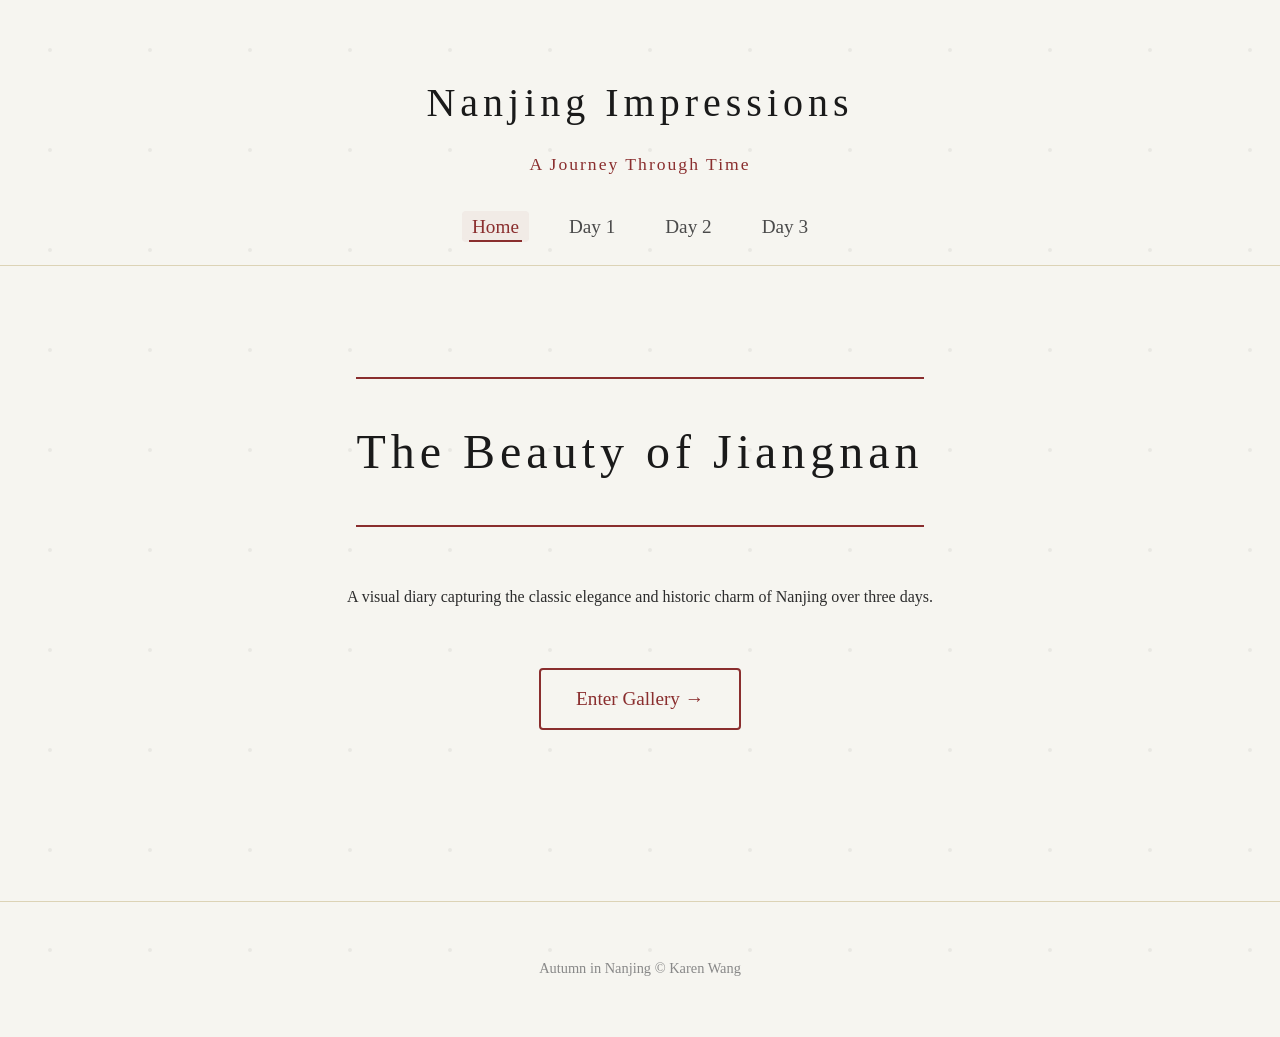
<file: CSS final/index.html>
<!DOCTYPE html>
<html lang="en">
<head>
    <meta charset="UTF-8">
    <meta name="viewport" content="width=device-width, initial-scale=1.0">
    <title>Home - Nanjing Impressions</title>
    <link rel="stylesheet" href="css/style.css">
</head>
<body>
    <!-- Accessibility: Skip to Main Content Link -->
    <a href="#main" class="skip-link">Skip to Main Content</a>
    
    <header>
        <h1>Nanjing Impressions</h1>
        <div class="subtitle">A Journey Through Time</div>
        <nav aria-label="Main Navigation">
            <ul>
                <li><a href="index.html" class="active">Home</a></li>
                <li><a href="day1.html" class="">Day 1</a></li>
                <li><a href="day2.html" class="">Day 2</a></li>
                <li><a href="day3.html" class="">Day 3</a></li>
            </ul>
        </nav>
    </header>

    <main id="main">
        
        <div class="cover-container">
            <div class="cover-title">The Beauty of Jiangnan</div>
            <p>A visual diary capturing the classic elegance and historic charm of Nanjing over three days.</p>
            <a href="day1.html" class="enter-btn">Enter Gallery &rarr;</a>
        </div>

    </main>

    <footer>
        <p>Autumn in Nanjing &copy; Karen Wang</p>
    </footer>
</body>
</html>
</file>
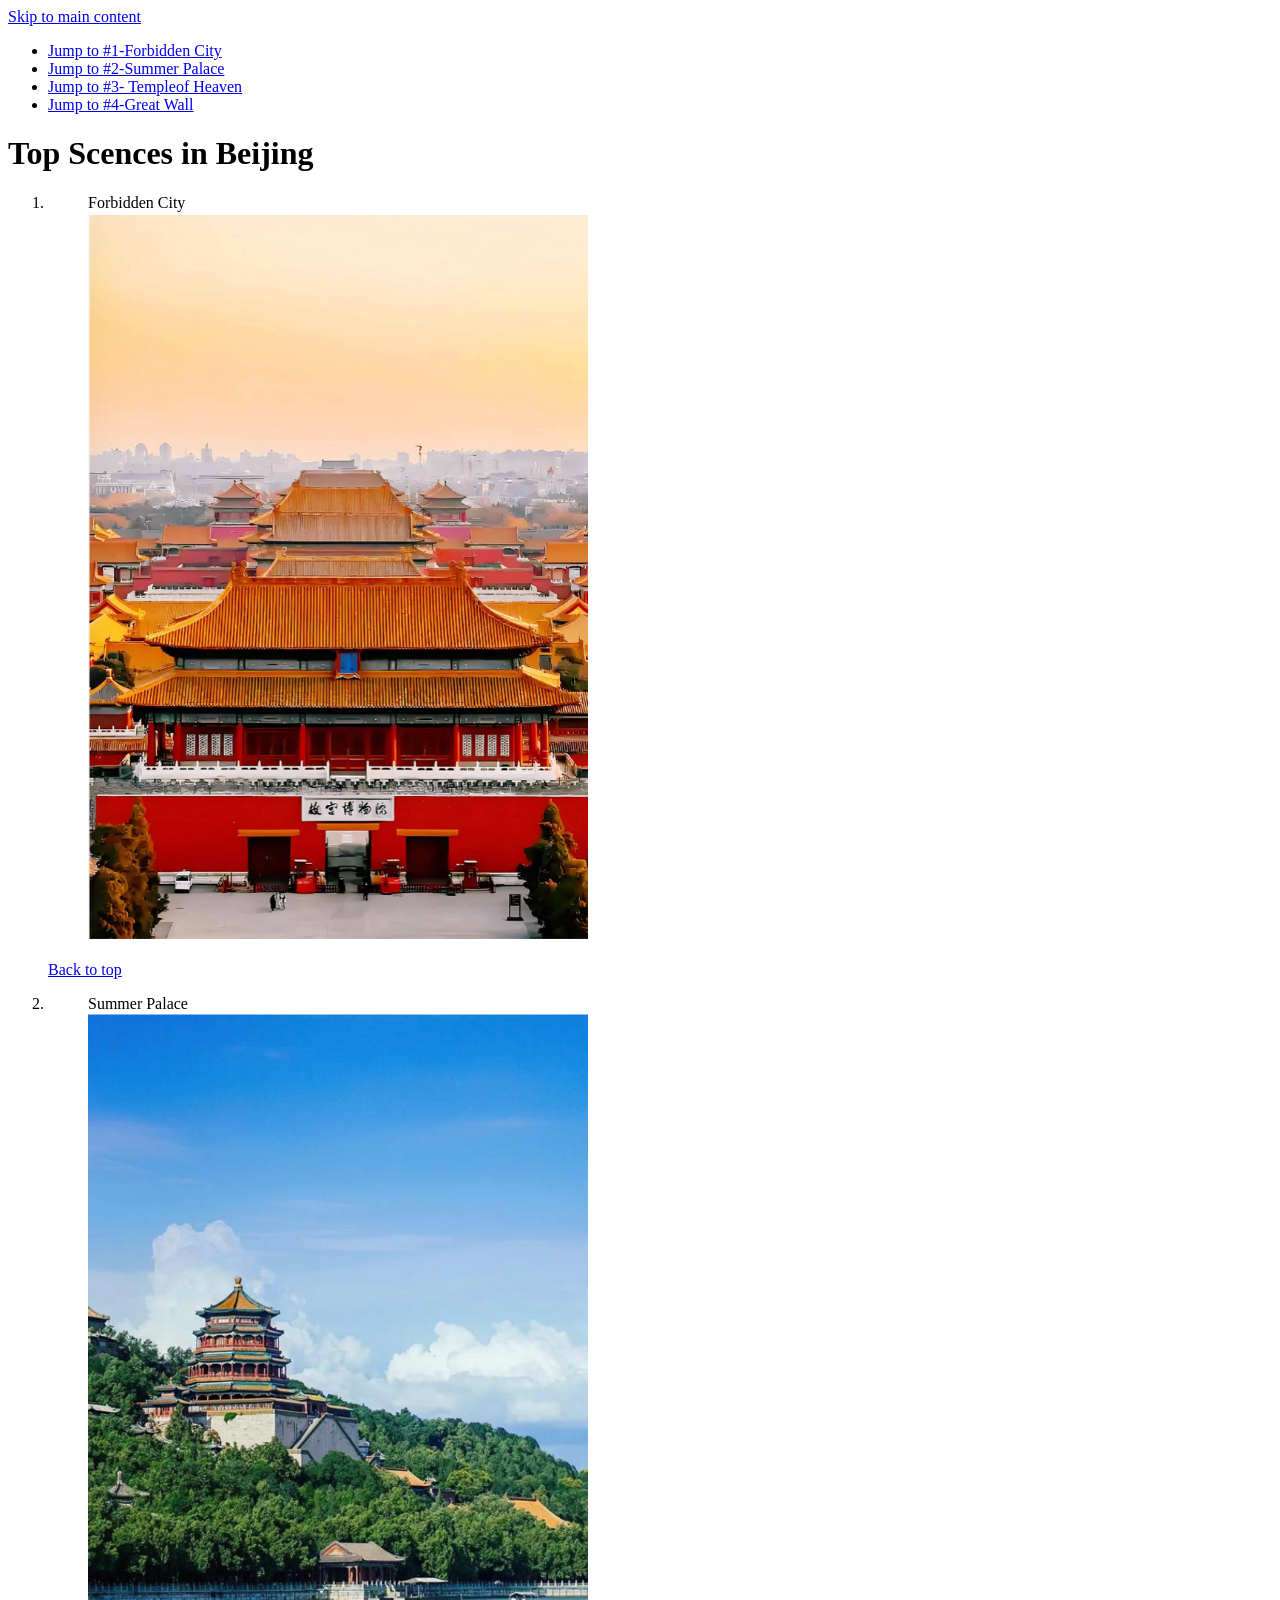
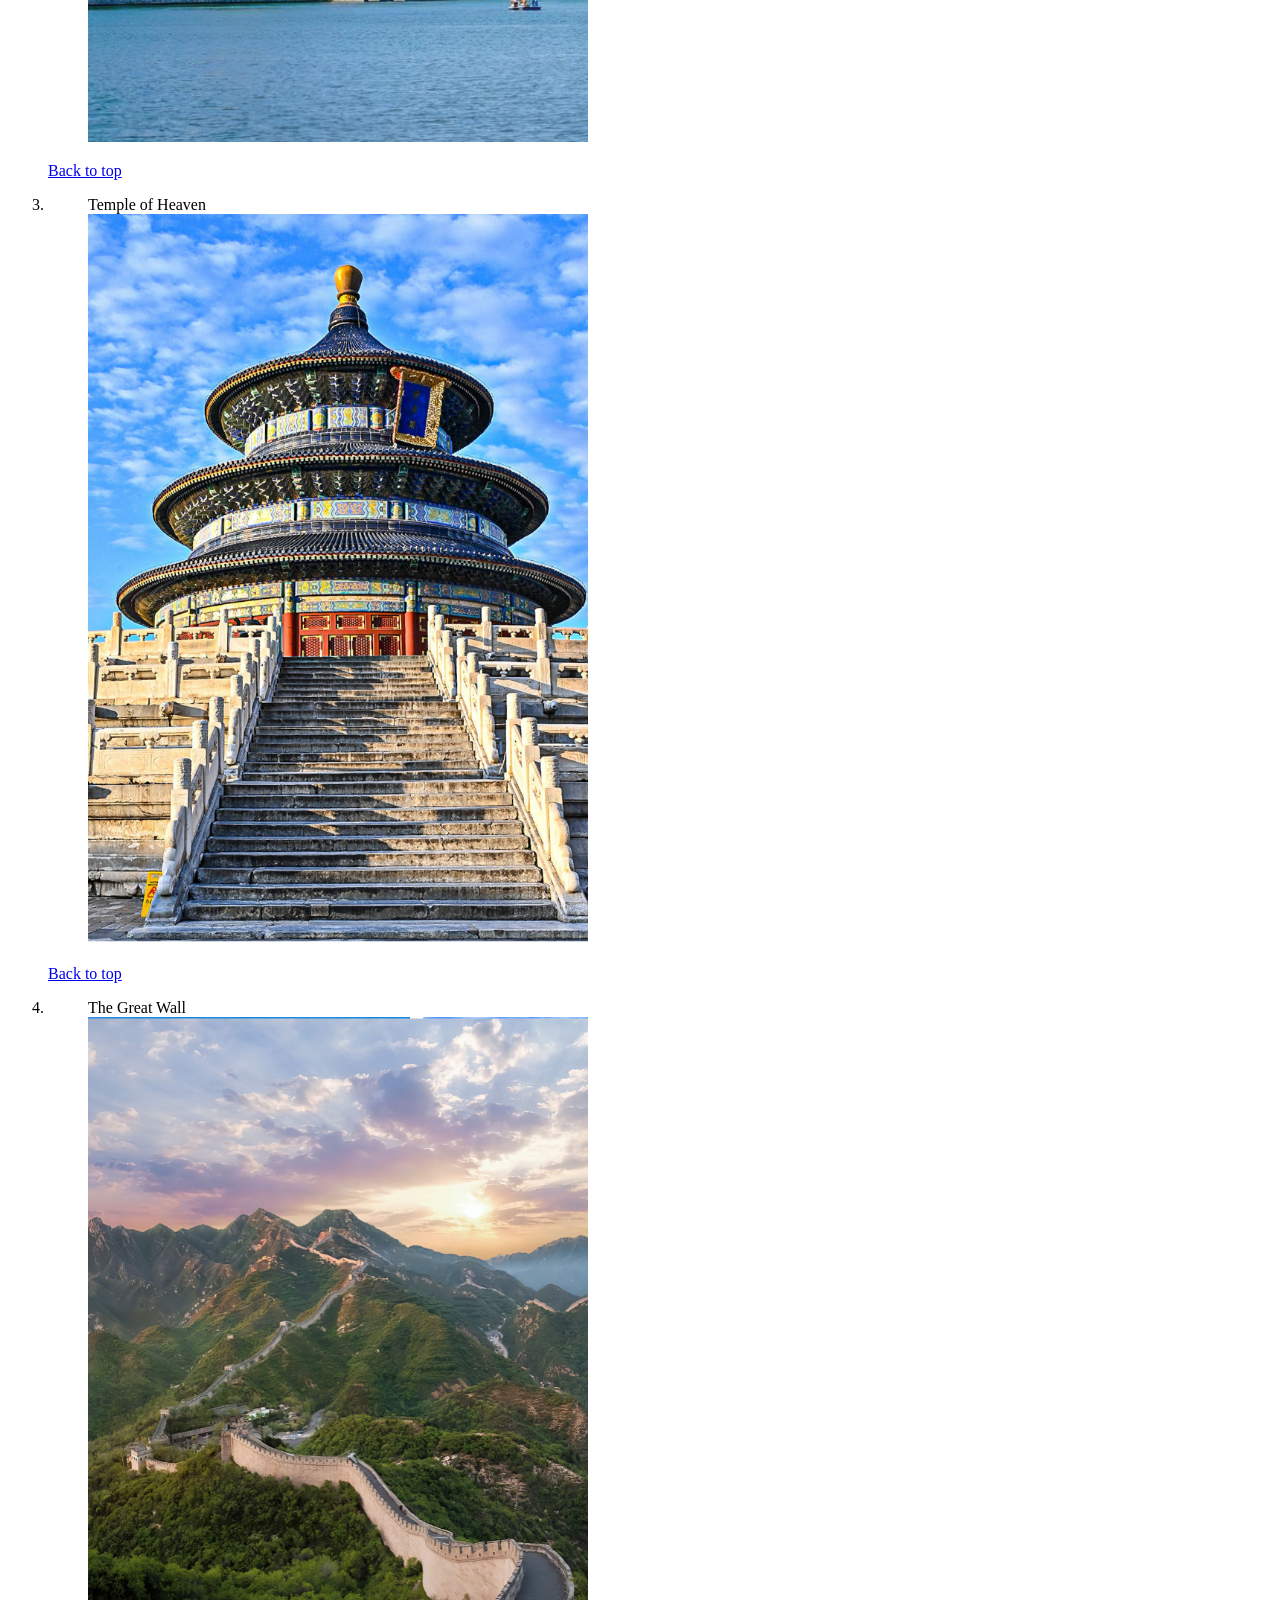
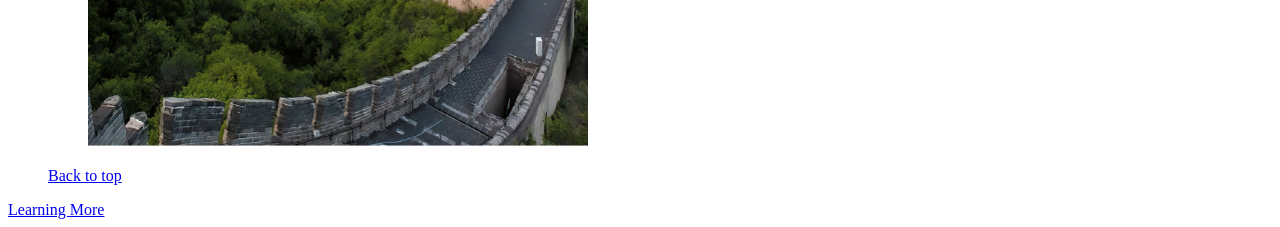
<file: Coursea/BejingScenes.html>
<!DOCTYPE html>
<html lang="zh-CN">
<head>
    <meta charset="UTF-8">
    <meta name="viewport" content="width=device-width, initial-scale=1.0">
    <title>Beijin</title>   
</head>
<body>
 <a href="#main" id="skip">Skip to main content</a>
    <nav>
        <ul>
            <li><a href="#one">Jump to #1-Forbidden City</a></li>
            <li><a href="#two">Jump to #2-Summer Palace</a></li>
            <li><a href="#three">Jump to #3- Templeof Heaven</a></li>
            <li><a href="#four">Jump to #4-Great Wall</a></li>    
        </ul>
    </nav>
    <main>
        <div>
            <h1 id="main">Top Scences in Beijing</h1>
            <ol>
                <li>
                    <figure id="one">
                       
                        <figcaption>Forbidden City</figcaption>
                         <img src="images/ForbiddenCity.png" alt="image of ForbiddenCity" width="500">
                    </figure>
                </li>
                <a href="#skip">Back to top</a>
                <br>
                <li>
                    <figure id="two">
                        
                        <figcaption>Summer Palace</figcaption>
                        <img src="images/SummerPalace.png" alt="Image of Summer Palace" width="500">
                    </figure>
                </li>
                 <a href="#skip">Back to top</a>
                <br>
                <li>
                    <figure id="three">
                        
                        <figcaption>Temple of Heaven</figcaption>
                        <img src="images/TempleHeaven.png" alt="Image of Temple of Heaven" width="500">
                    </figure>
                </li>
                <a href="#skip">Back to top</a>
                <br>
                <li>
                    <figure id="four">
                        
                        <figcaption> The Great Wall </figcaption>
                        <img src="images/GreatWall.png" alt="Picture of Great Wall" width="500">
                    </figure>
                </li>
                <a href="#skip">Back to top</a>
                <br>
               
            </ol>
        </div>

        <a href="https://s.visitbeijing.com.cn/attractions" target="_blank">Learning More</a>
     </main>
</body>
</html>
</file>
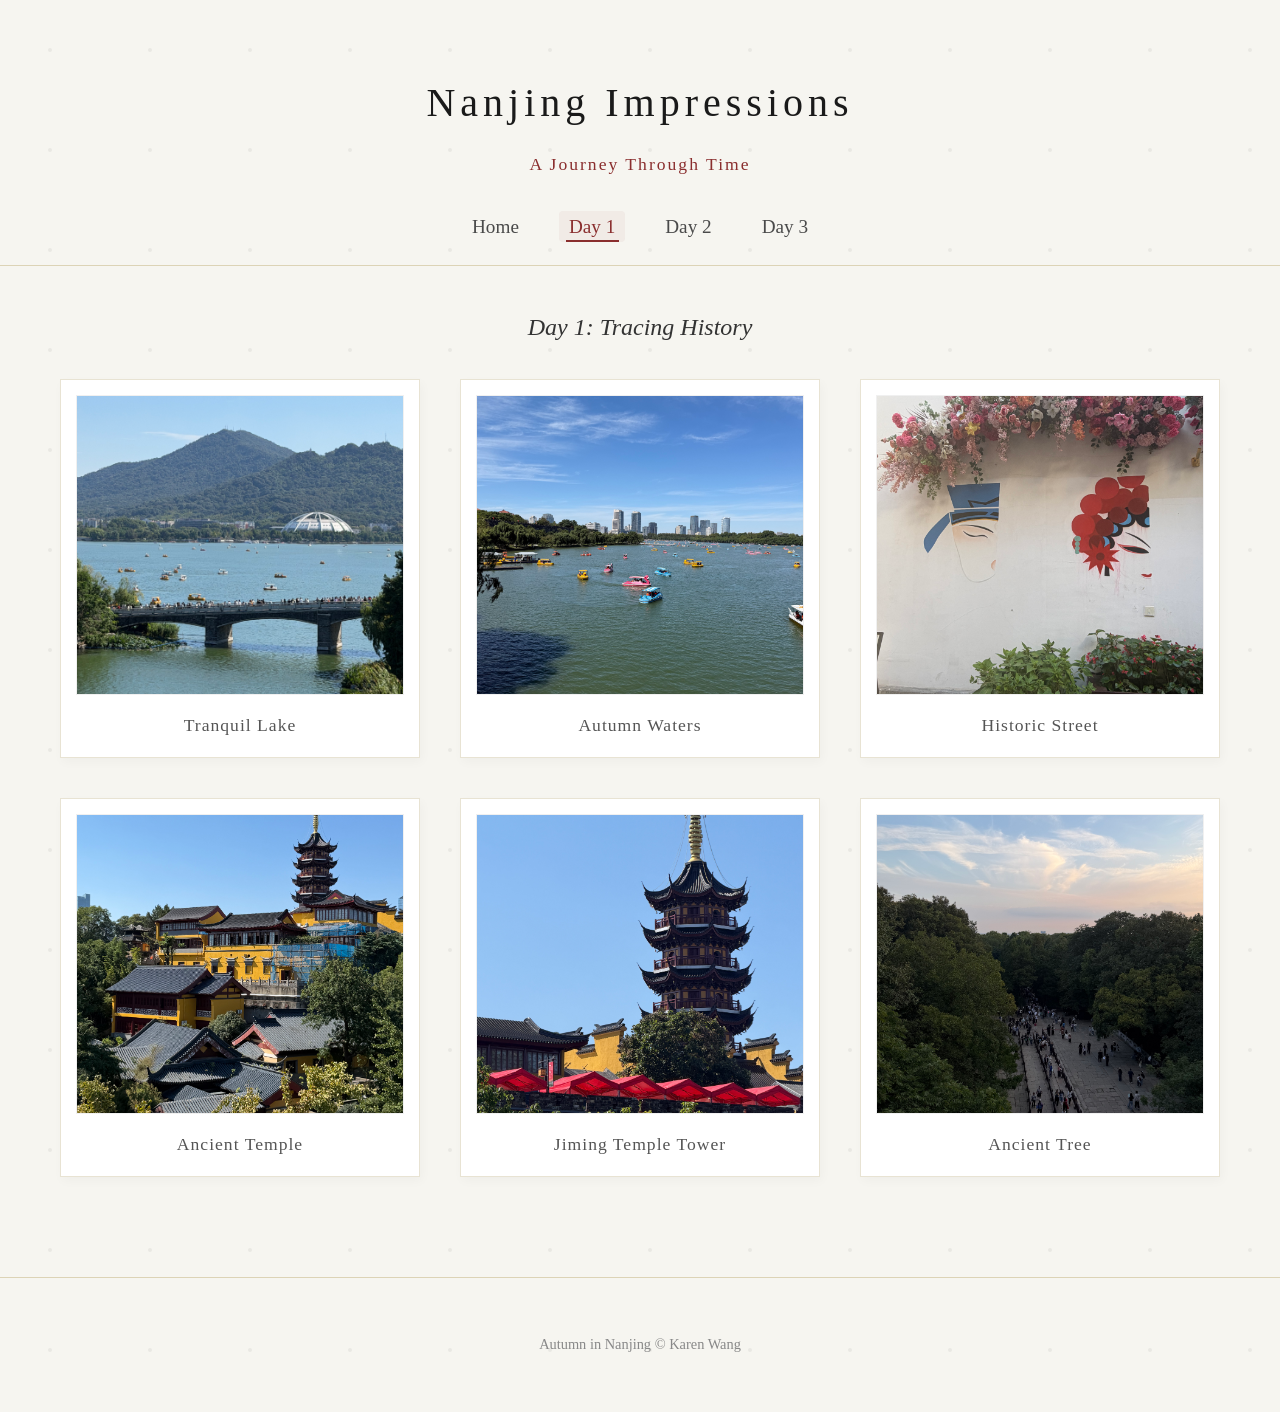
<file: CSS final/day1.html>
<!DOCTYPE html>
<html lang="en">
<head>
    <meta charset="UTF-8">
    <meta name="viewport" content="width=device-width, initial-scale=1.0">
    <title>Day 1 - Traces - Nanjing Impressions</title>
    <link rel="stylesheet" href="css/style.css">
</head>
<body>
    <!-- Accessibility: Skip to Main Content Link -->
    <a href="#main" class="skip-link">Skip to Main Content</a>
    
    <header>
        <h1>Nanjing Impressions</h1>
        <div class="subtitle">A Journey Through Time</div>
        <nav aria-label="Main Navigation">
            <ul>
                <li><a href="index.html" class="">Home</a></li>
                <li><a href="day1.html" class="active">Day 1</a></li>
                <li><a href="day2.html" class="">Day 2</a></li>
                <li><a href="day3.html" class="">Day 3</a></li>
            </ul>
        </nav>
    </header>

    <main id="main">
        <h2>Day 1: Tracing History</h2>
        <div class="gallery-grid">
            <figure class="gallery-item">
                <img src="Day1/lake.jpeg" alt="Photograph of Tranquil Lake">
                <figcaption class="gallery-caption">Tranquil Lake</figcaption>
            </figure>
            <figure class="gallery-item">
                <img src="Day1/lake2.jpeg" alt="Photograph of Autumn Waters">
                <figcaption class="gallery-caption">Autumn Waters</figcaption>
            </figure>
            <figure class="gallery-item">
                <img src="Day1/street.jpeg" alt="Photograph of Historic Street">
                <figcaption class="gallery-caption">Historic Street</figcaption>
            </figure>
            <figure class="gallery-item">
                <img src="Day1/temple.jpeg" alt="Photograph of Ancient Temple">
                <figcaption class="gallery-caption">Ancient Temple</figcaption>
            </figure>
            <figure class="gallery-item">
                <img src="Day1/tower.jpeg" alt="Photograph of Jiming Temple Tower">
                <figcaption class="gallery-caption">Jiming Temple Tower</figcaption>
            </figure>
            <figure class="gallery-item">
                <img src="Day1/tree.jpeg" alt="Photograph of Ancient Tree">
                <figcaption class="gallery-caption">Ancient Tree</figcaption>
            </figure>
        </div>
    </main>

    <footer>
        <p>Autumn in Nanjing &copy; Karen Wang</p>
    </footer>
</body>
</html>
</file>
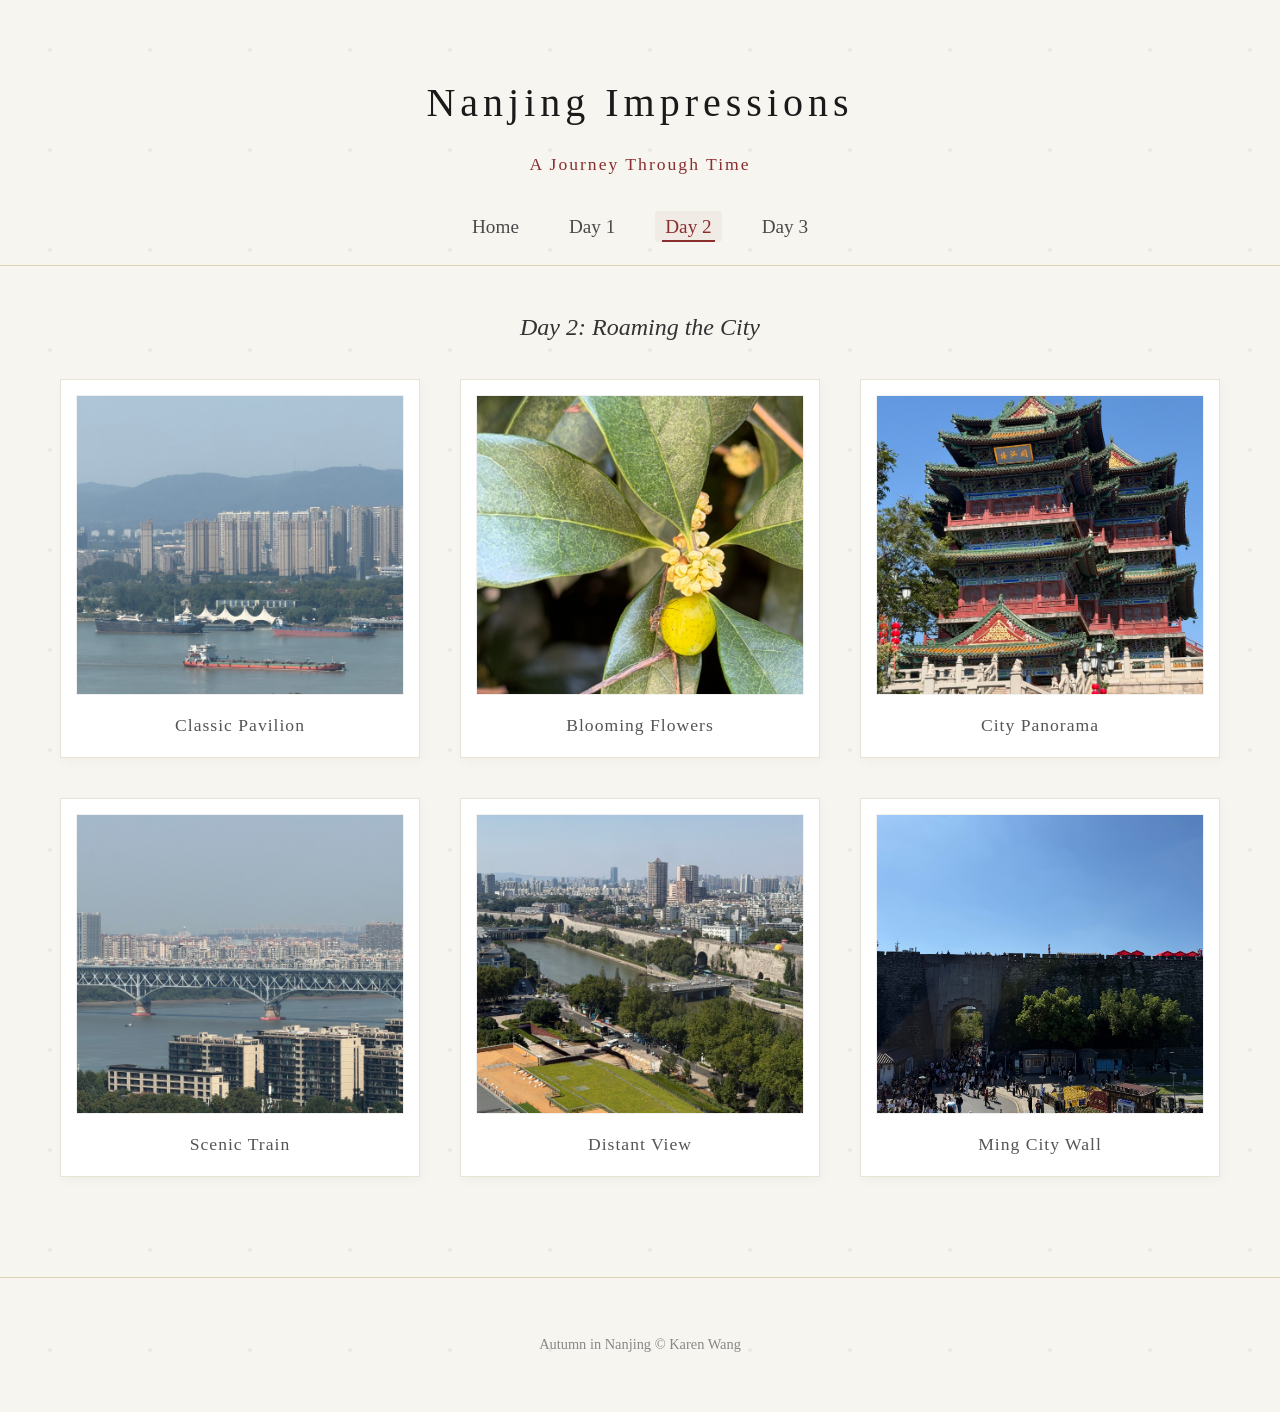
<file: CSS final/day2.html>
<!DOCTYPE html>
<html lang="en">
<head>
    <meta charset="UTF-8">
    <meta name="viewport" content="width=device-width, initial-scale=1.0">
    <title>Day 2 - Roaming - Nanjing Impressions</title>
    <link rel="stylesheet" href="css/style.css">
</head>
<body>
    <!-- Accessibility: Skip to Main Content Link -->
    <a href="#main" class="skip-link">Skip to Main Content</a>
    
    <header>
        <h1>Nanjing Impressions</h1>
        <div class="subtitle">A Journey Through Time</div>
        <nav aria-label="Main Navigation">
            <ul>
                <li><a href="index.html" class="">Home</a></li>
                <li><a href="day1.html" class="">Day 1</a></li>
                <li><a href="day2.html" class="active">Day 2</a></li>
                <li><a href="day3.html" class="">Day 3</a></li>
            </ul>
        </nav>
    </header>

    <main id="main">
        <h2>Day 2: Roaming the City</h2>
        <div class="gallery-grid">
            <figure class="gallery-item">
                <img src="Day2/building.jpeg" alt="Photograph of Classic Pavilion">
                <figcaption class="gallery-caption">Classic Pavilion</figcaption>
            </figure>
            <figure class="gallery-item">
                <img src="Day2/flower.jpeg" alt="Photograph of Blooming Flowers">
                <figcaption class="gallery-caption">Blooming Flowers</figcaption>
            </figure>
            <figure class="gallery-item">
                <img src="Day2/full.jpeg" alt="Photograph of City Panorama">
                <figcaption class="gallery-caption">City Panorama</figcaption>
            </figure>
            <figure class="gallery-item">
                <img src="Day2/train.jpeg" alt="Photograph of Scenic Train">
                <figcaption class="gallery-caption">Scenic Train</figcaption>
            </figure>
            <figure class="gallery-item">
                <img src="Day2/view.jpeg" alt="Photograph of Distant View">
                <figcaption class="gallery-caption">Distant View</figcaption>
            </figure>
            <figure class="gallery-item">
                <img src="Day2/wall.jpeg" alt="Photograph of Ming City Wall">
                <figcaption class="gallery-caption">Ming City Wall</figcaption>
            </figure>
        </div>
    </main>

    <footer>
        <p>Autumn in Nanjing &copy; Karen Wang</p>
    </footer>
</body>
</html>
</file>
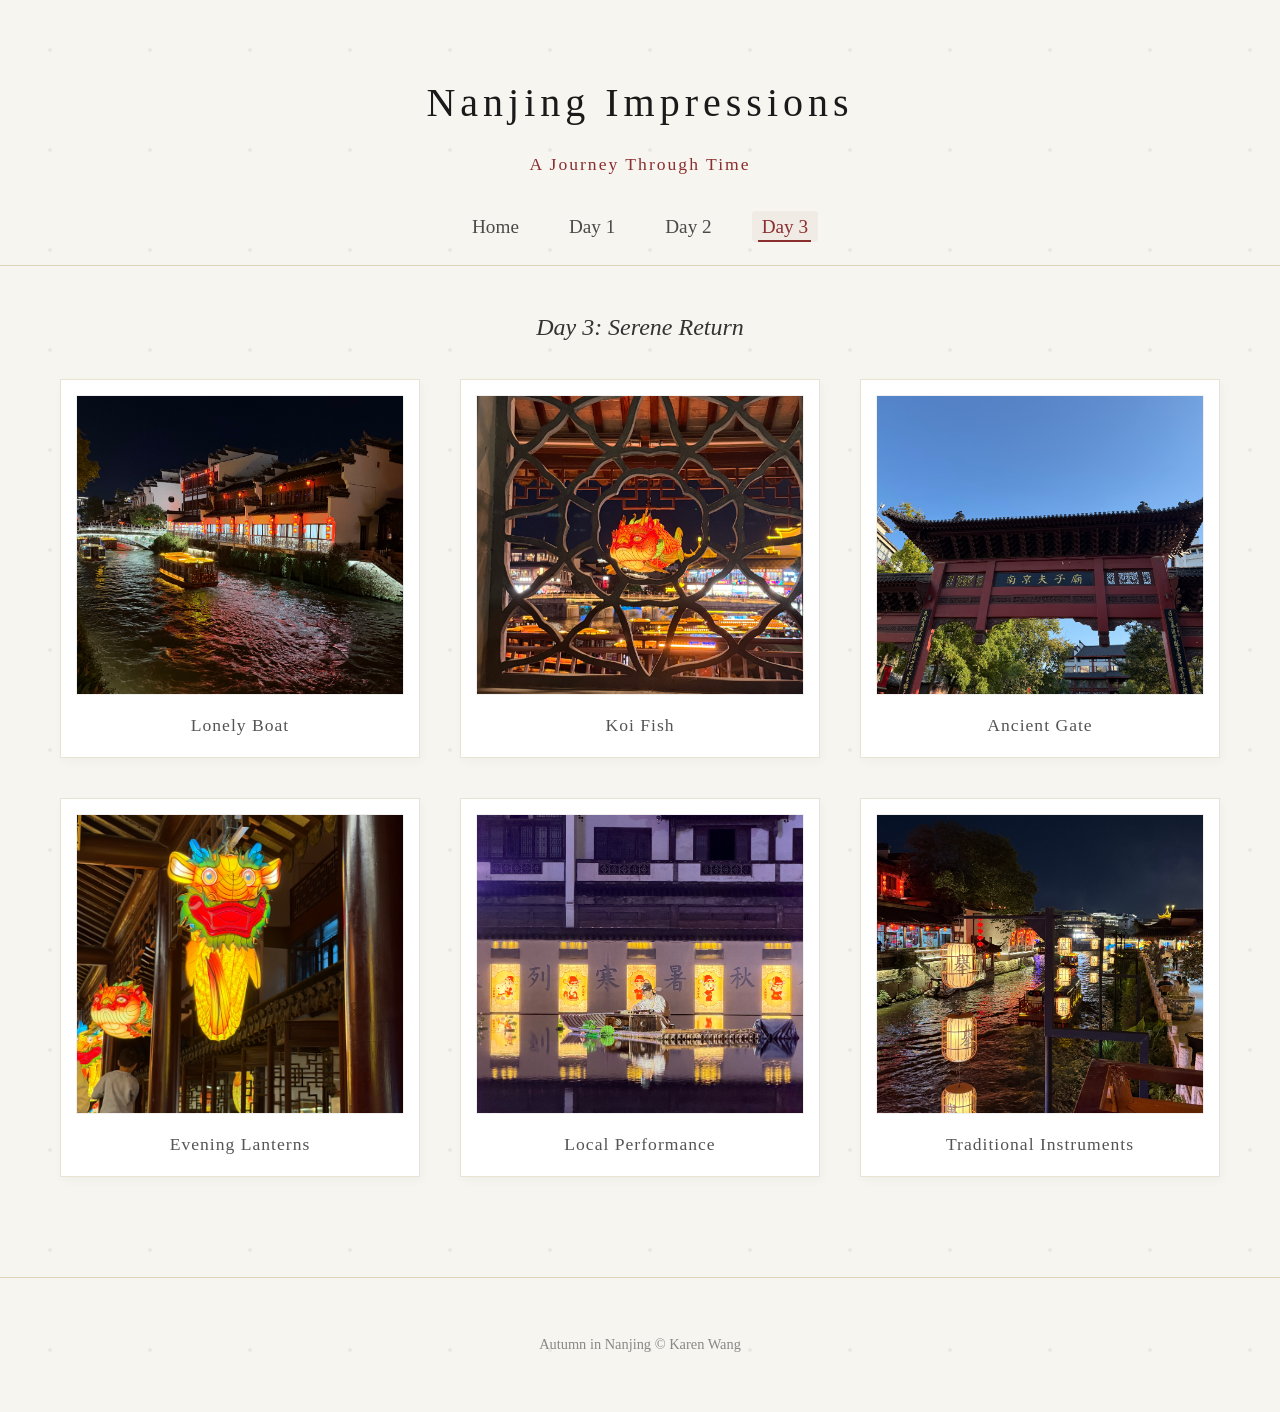
<file: CSS final/day3.html>
<!DOCTYPE html>
<html lang="en">
<head>
    <meta charset="UTF-8">
    <meta name="viewport" content="width=device-width, initial-scale=1.0">
    <title>Day 3 - Return - Nanjing Impressions</title>
    <link rel="stylesheet" href="css/style.css">
</head>
<body>
    <!-- Accessibility: Skip to Main Content Link -->
    <a href="#main" class="skip-link">Skip to Main Content</a>
    
    <header>
        <h1>Nanjing Impressions</h1>
        <div class="subtitle">A Journey Through Time</div>
        <nav aria-label="Main Navigation">
            <ul>
                <li><a href="index.html" class="">Home</a></li>
                <li><a href="day1.html" class="">Day 1</a></li>
                <li><a href="day2.html" class="">Day 2</a></li>
                <li><a href="day3.html" class="active">Day 3</a></li>
            </ul>
        </nav>
    </header>

    <main id="main">
        <h2>Day 3: Serene Return</h2>
        <div class="gallery-grid">
            <figure class="gallery-item">
                <img src="Day3/boat.jpeg" alt="Photograph of Lonely Boat">
                <figcaption class="gallery-caption">Lonely Boat</figcaption>
            </figure>
            <figure class="gallery-item">
                <img src="Day3/fish.jpeg" alt="Photograph of Koi Fish">
                <figcaption class="gallery-caption">Koi Fish</figcaption>
            </figure>
            <figure class="gallery-item">
                <img src="Day3/gate.jpeg" alt="Photograph of Ancient Gate">
                <figcaption class="gallery-caption">Ancient Gate</figcaption>
            </figure>
            <figure class="gallery-item">
                <img src="Day3/light.jpeg" alt="Photograph of Evening Lanterns">
                <figcaption class="gallery-caption">Evening Lanterns</figcaption>
            </figure>
            <figure class="gallery-item">
                <img src="Day3/play.jpeg" alt="Photograph of Local Performance">
                <figcaption class="gallery-caption">Local Performance</figcaption>
            </figure>
            <figure class="gallery-item">
                <img src="Day3/string.jpeg" alt="Photograph of Traditional Instruments">
                <figcaption class="gallery-caption">Traditional Instruments</figcaption>
            </figure>
        </div>
    </main>

    <footer>
        <p>Autumn in Nanjing &copy; Karen Wang</p>
    </footer>
</body>
</html>
</file>
<file: CSS final/css/style.css>
/* CSS Reset & Basic Setup */
* {
    box-sizing: border-box; /* Crucial for Box Model calculations */
}

body {
    font-family: "Georgia", "Times New Roman", serif; /* Classical English font stack */
    background-color: #f5f4ef; /* Light parchment/cream background */
    color: #2c2c2c;
    margin: 0;
    padding: 0;
    line-height: 1.8;
    background-image: url('data:image/svg+xml;utf8,<svg xmlns="http://www.w3.org/2000/svg" width="100" height="100" opacity="0.05"><rect width="100" height="100" fill="%23f5f4ef"/><path d="M0 0h100v100H0z" fill="none"/><circle cx="50" cy="50" r="2" fill="%23000"/></svg>');
}

/* =========================================================================
   Accessibility Requirement: "Skip to Main Content"
   Must be hidden normally, but visible on keyboard focus (Tab key)
   ========================================================================= */
.skip-link {
    position: absolute;
    top: -100px;
    left: 0;
    background-color: #8a2e2e;
    color: #ffffff;
    padding: 12px 20px;
    text-decoration: none;
    font-weight: bold;
    z-index: 9999;
    transition: top 0.3s ease;
    border-radius: 0 0 8px 0;
}

.skip-link:focus {
    top: 0; /* Drops down into view when focused */
    outline: 3px solid #1a1a1a;
}

/* =========================================================================
   Header & Navigation
   Requirement: Accessible, attractively styled navigation using Flexbox
   ========================================================================= */
header {
    text-align: center;
    padding: 40px 20px 20px;
    border-bottom: 1px solid #dcd3b6; /* Box Model: Border */
    margin-bottom: 40px;              /* Box Model: Margin */
}

header h1 {
    font-size: 2.5em;
    font-weight: normal;
    letter-spacing: 5px;
    color: #1a1a1a;
    margin-bottom: 10px;
}

.subtitle {
    color: #8a2e2e; /* Deep dark red for contrast */
    font-size: 1.1em;
    letter-spacing: 2px;
    margin-bottom: 30px;
}

/* Using Flexbox for Navigation Layout */
nav ul {
    display: flex; 
    justify-content: center;
    align-items: center;
    flex-wrap: wrap; /* Allows wrapping on small screens */
    gap: 30px;       /* Spacing between links */
    list-style: none;
    padding: 0;
    margin: 0;
}

nav a {
    text-decoration: none;
    color: #4a4a4a;
    font-size: 1.2em;
    position: relative;
    padding: 5px 10px; /* Box Model: Padding increases clickable area (Accessibility) */
    transition: all 0.3s ease;
    border-radius: 4px;
}

/* Focus and hover states for accessibility */
nav a:hover, 
nav a:focus, 
nav a.active {
    color: #8a2e2e;
    background-color: rgba(138, 46, 46, 0.05); /* Subtle background on hover */
    outline: none;
}

/* Keyboard focus indicator */
nav a:focus-visible {
    outline: 2px dashed #8a2e2e;
}

nav a.active::after {
    content: '';
    position: absolute;
    bottom: 0;
    left: 10%;
    width: 80%;
    height: 2px;
    background-color: #8a2e2e;
}

/* =========================================================================
   Main Layout & Box Model
   ========================================================================= */
main {
    max-width: 1200px;
    margin: 0 auto;
    padding: 0 20px 60px; /* Box Model */
}

main h2 {
    text-align: center;
    font-weight: normal;
    color: #333;
    margin-bottom: 30px;
    font-style: italic;
}

/* =========================================================================
   Cover Page (Flexbox Layout)
   ========================================================================= */
.cover-container {
    display: flex;
    flex-direction: column;
    justify-content: center;
    align-items: center;
    min-height: 55vh;
    text-align: center;
    gap: 40px;
}

.cover-title {
    font-size: 3em;
    letter-spacing: 5px;
    color: #1a1a1a;
    border-top: 2px solid #8a2e2e;    /* Box Model */
    border-bottom: 2px solid #8a2e2e; /* Box Model */
    padding: 30px 0;                  /* Box Model */
}

.enter-btn {
    display: inline-block;
    padding: 12px 35px; /* Large clickable area */
    border: 2px solid #8a2e2e;
    color: #8a2e2e;
    text-decoration: none;
    font-size: 1.2em;
    transition: all 0.3s ease;
    background: transparent;
    border-radius: 4px;
}

.enter-btn:hover, .enter-btn:focus {
    background-color: #8a2e2e;
    color: #f5f4ef;
    outline: none;
}

.enter-btn:focus-visible {
    outline: 3px solid #1a1a1a;
    outline-offset: 4px;
}

/* =========================================================================
   Photo Gallery (Grid & Flex Layouts combined)
   Requirement: Effectively use the grid and flex property values
   ========================================================================= */
.gallery-grid {
    display: grid;
    /* Responsive Grid: creates as many 300px columns as will fit */
    grid-template-columns: repeat(auto-fit, minmax(300px, 1fr));
    gap: 40px; /* Spacing between grid items */
    justify-content: center;
}

/* Box Model: Padding, Border, Margin, Box-Shadow used beautifully */
.gallery-item {
    background: #ffffff;
    padding: 15px;         /* Box Model: Inner padding creates a polaroid frame effect */
    margin: 0;             /* Reset default figure margin */
    border: 1px solid #e8e3d3; /* Box Model: Border */
    box-shadow: 2px 4px 10px rgba(0,0,0,0.03); /* Soft shadow */
    display: flex;         /* Using Flexbox inside the grid item to align content */
    flex-direction: column;
    align-items: center;
    transition: transform 0.3s ease, box-shadow 0.3s ease;
}

.gallery-item:hover {
    transform: translateY(-5px);
    box-shadow: 2px 8px 20px rgba(0,0,0,0.08);
}

.gallery-item img {
    width: 100%;
    height: 300px;
    object-fit: cover;
    border: 1px solid #f0f0f0;
}

.gallery-caption {
    margin-top: 15px;      /* Box Model: Space between image and text */
    font-size: 1.1em;
    color: #555;
    letter-spacing: 1px;
    text-align: center;
}

/* =========================================================================
   Footer
   ========================================================================= */
footer {
    text-align: center;
    padding: 40px 20px;
    color: #888;
    border-top: 1px solid #dcd3b6;
    margin-top: 40px;
    font-size: 0.9em;
}
</file>
